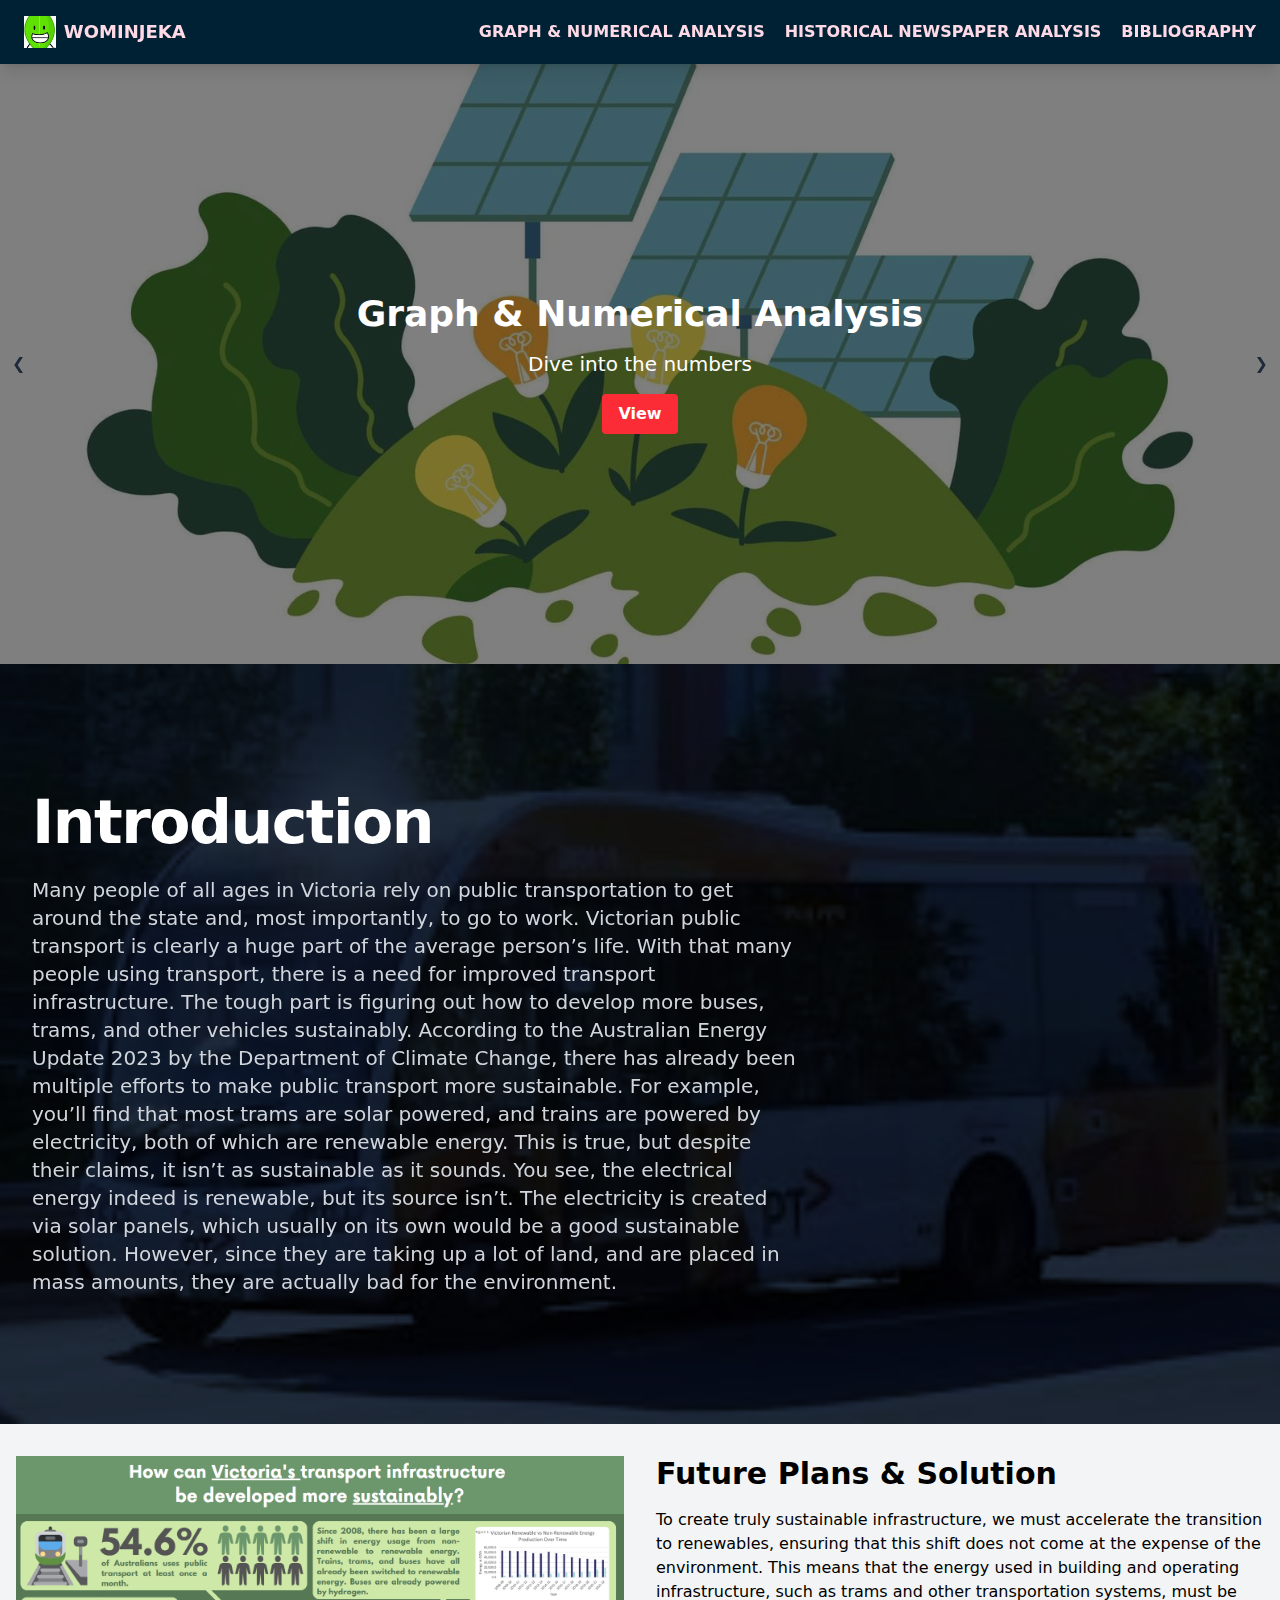
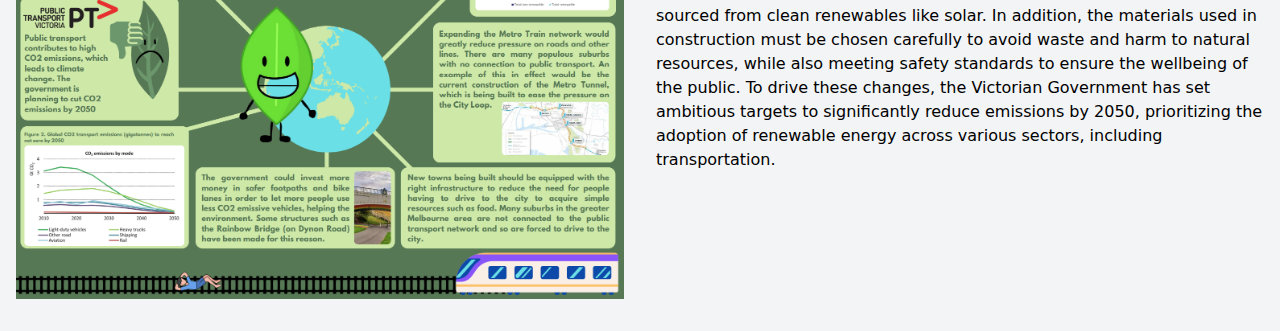
<file: index.html>
<!DOCTYPE html>
<html lang="en">
    <head>
        <meta charset="UTF-8">
        <meta name="viewport" content="width=device-width, initial-scale=1.0">
        <meta name="author" content="Aaron Chen" />
        <title>WOMINJEKA</title>
        <link rel="stylesheet" href="style.css">
        <link rel="icon" href="img/logo.png" type="image/x-icon" />
    </head>
    <body>
        <!-- NAV START -->
        <nav class="bg-cool-400 shadow-lg sticky top-0 z-50">
            <div class="max-w-7xl mx-auto px-4">
            <div class="flex justify-between">
                <div class="flex space-x-7">
                <!-- Logo -->
                <a href="index.html" class="flex items-center py-4 px-2">
                    <img src="img/logo.png" alt="Logo" class="h-8 mr-2" />
                    <span class="font-semibold text-cool-100 text-lg"
                    >WOMINJEKA</span
                    >
                </a>
                </div>
                <!-- Primary Navbar items -->
                <div class="hidden md:flex items-center space-x-1">
                <!--<a href="/" class="py-4 px-2 text-slate-100 font-semibold">HOME</a>-->
                <a href="graph.html" class="py-4 px-2 text-cool-100 font-semibold"
                    >GRAPH & NUMERICAL ANALYSIS</a
                >
                <a href="Historical_Source.html" class="py-4 px-2 text-cool-100 font-semibold"
                    >HISTORICAL NEWSPAPER ANALYSIS</a
                >
                <a
                    href="bibliography.html"
                    class="py-4 px-2 text-cool-100 font-semibold"
                    >BIBLIOGRAPHY</a
                >
                </div>
                <!-- Mobile menu button -->
                <div class="md:hidden flex items-center">
                <button class="outline-none mobile-menu-button">
                    <svg
                    class="w-6 h-6 text-slate-100 hover:text-slate-900"
                    x-show="!showMenu"
                    fill="none"
                    stroke-linecap="round"
                    stroke-linejoin="round"
                    stroke-width="2"
                    viewBox="0 0 24 24"
                    stroke="currentColor"
                    >
                    <path d="M4 6h16M4 12h16m-7 6h7"></path>
                    </svg>
                </button>
                </div>
            </div>
            </div>
            <!-- Mobile menu -->
            <div class="hidden mobile-menu">
            <ul>
                <li class="active">
                <a
                    href="/"
                    class="block text-sm px-2 py-4 text-slate-100 hover:bg-gray-600 font-semibold"
                    >HOME</a
                >
                </li>
                <li>
                <a
                    href="graph.html"
                    class="block text-sm px-2 py-4 text-slate-100 hover:bg-gray-600 font-semibold"
                    >GRAPH & NUMERICAL ANALYSIS</a
                >
                </li>
                <li>
                <a
                    href="Historical_Source.html"
                    class="block text-sm px-2 py-4 text-slate-100 hover:bg-gray-600 font-semibold"
                    >HISTORICAL NEWSPAPER ANALYSIS</a
                >
                </li>
                <li>
                <a
                    href="bibliography.html"
                    class="block text-sm px-2 py-4 text-slate-100 hover:bg-gray-600 font-semibold"
                    >Bibliography</a
                >
                </li>
            </ul>
            </div>
        </nav>
        <!-- NAV END-->
        
        <!-- Carousel Container -->
        <div class="carousel relative bg-white shadow-lg overflow-hidden w-full">
            <!-- Carousel Inner -->
            <div class="carousel-inner relative flex w-auto transition-transform duration-500 ease-in-out">
                <!-- Slides -->
                <!-- Slide 1 -->
                <div class="carousel-item min-h-[600px] flex justify-center items-center w-full flex-shrink-0 relative">
                    <!-- Background Image -->
                    <img class="block w-full h-full object-cover absolute top-0 left-0" src="img/renewable_1.jpg" alt="Slide 1" />
                
                    <!-- Dark Overlay (to darken the background) -->
                    <div class="absolute inset-0 bg-black opacity-50"></div>
                
                    <!-- Content (text and button) -->
                    <div class="z-10 flex flex-col justify-center items-center text-center text-white p-4">
                        <h2 class="text-4xl font-bold mb-4">Graph & Numerical Analysis</h2>
                        <p class="text-xl animate-bounce mb-4">
                            Dive into the numbers
                        </p>
                        <a class="bg-red-500 hover:bg-red-700 text-white font-bold py-2 px-4 rounded" href="graph.html">View</a>
                    </div>
                </div>
                
                <!-- Slide 2 -->
                <div class="carousel-item min-h-[600px] flex justify-center items-center w-full flex-shrink-0 relative">
                    <img class="block w-full h-full object-cover absolute top-0 left-0" src="img/train_1.jpg" alt="Aztec Painting" />
                    <div class="z-10 flex flex-col justify-center items-center text-center text-white p-4">
                        <h2 class="text-4xl font-bold animate-pulse mb-4">Historical Newspaper Analysis</h2>
                        <p class="text-xl animate-bounce mb-4">
                            Dive into detailed primary source analysis.
                        </p>
                        <a class="bg-red-500 hover:bg-red-700 text-white font-bold py-2 px-4 rounded" href="Historical_Source.html">View</a>
                    </div>
                </div>
                <!-- Slide 3 -->
                <div class="carousel-item min-h-[600px] flex justify-center items-center w-full flex-shrink-0 relative">
                    <img class="block w-full h-full object-cover absolute top-0 left-0" src="img/train_line.jpg" alt="Map of Tenochtitlan" />
                    <div class="absolute inset-0 bg-black opacity-50"></div>
                    <div class="z-10 flex flex-col justify-center items-center text-center text-white p-4">
                        <h2 class="text-4xl font-bold mb-4">Bibliography</h2>
                        <p class="text-xl animate-bounce mb-4">
                            Our sources in AP7 Style referencing
                        </p>
                        <a class="bg-red-500 hover:bg-red-700 text-white font-bold py-2 px-4 rounded" href="bibliography.html">Learn more</a>
                    </div>
                </div>
            </div>
            <!-- Controls -->
            <button class="carousel-control-prev absolute top-0 bottom-0 left-0 p-3 cursor-pointer bg-transparent hover:bg-gray-200 text-gray-800 hover:text-gray-600">
                &#10094;
            </button>
            <button class="carousel-control-next absolute top-0 bottom-0 right-0 p-3 cursor-pointer bg-transparent hover:bg-gray-200 text-gray-800 hover:text-gray-600">
                &#10095;
            </button>
        </div>
        <!-- Carousel Container end-->


        <!-- Add Image banner content start -->
        <div class="relative bg-gray-800">
        <div class="absolute inset-0">
          <img
            alt="Automotive background image"
            class="w-full h-full object-cover"
            height="1080"
            src="img/bus_1.jpg"
            width="1920"
          />
          <div
            aria-hidden="true"
            class="absolute inset-0 bg-gray-800 mix-blend-multiply"
          ></div>
        </div>
        <div
          class="relative max-w-7xl mx-auto py-24 px-4 sm:py-32 sm:px-6 lg:px-8"
        >
          <h1
            class="text-4xl font-extrabold tracking-tight text-white sm:text-5xl lg:text-6xl"
          >
            Introduction
          </h1>
          <p class="mt-6 text-xl text-gray-300 max-w-3xl">
            Many people of all ages in Victoria rely on public transportation to get around the state and, most importantly, to go to work. Victorian public transport is clearly a huge part of the average person’s life. With that many people using transport, there is a need for improved transport infrastructure. The tough part is figuring out how to develop more buses, trams, and other vehicles sustainably. 
            According to the Australian Energy Update 2023 by the Department of Climate Change, there has already been multiple efforts to make public transport more sustainable. For example, you’ll find that most trams are solar powered, and trains are powered by electricity, both of which are renewable energy. This is true, but despite their claims, it isn’t as sustainable as it sounds. You see, the electrical energy indeed is renewable, but its source isn’t. The electricity is created via solar panels, which usually on its own would be a good sustainable solution. However, since they are taking up a lot of land, and are placed in mass amounts, they are actually bad for the environment.
            
          </p>
        </div>
        </div>
        <!-- Add image banner content end -->


        <!-- Image and Text Start-->
        <section class="text-black bg-gray-100 py-8">
            <div class="container mx-auto px-4">
              <div class="flex flex-wrap -mx-4">
                <div class="w-full lg:w-1/2 px-4 mb-8 lg:mb-0 order-last lg:order-first">
                  <img class="w-full h-auto" src="img/poster_1.png" alt="">
                </div>
                <div class="w-full lg:w-1/2 px-4 mb-8 lg:mb-0 order-first lg:order-last">
                  <h2 class="text-3xl font-bold mb-4">Future Plans & Solution</h2>
                  <p>To create truly sustainable infrastructure, we must accelerate the transition to renewables, ensuring that this shift does not come at the expense of the environment. This means that the energy used in building and operating infrastructure, such as trams and other transportation systems, must be sourced from clean renewables like solar. In addition, the materials used in construction must be chosen carefully to avoid waste and harm to natural resources, while also meeting safety standards to ensure the wellbeing of the public. To drive these changes, the Victorian Government has set ambitious targets to significantly reduce emissions by 2050, prioritizing the adoption of renewable energy across various sectors, including transportation.
                  </p>
                </div>
              </div>
            </div>
        </section>
        <!-- Image and Text end -->
        <script src="hum.js"></script>
    </body>
    </html>
</file>
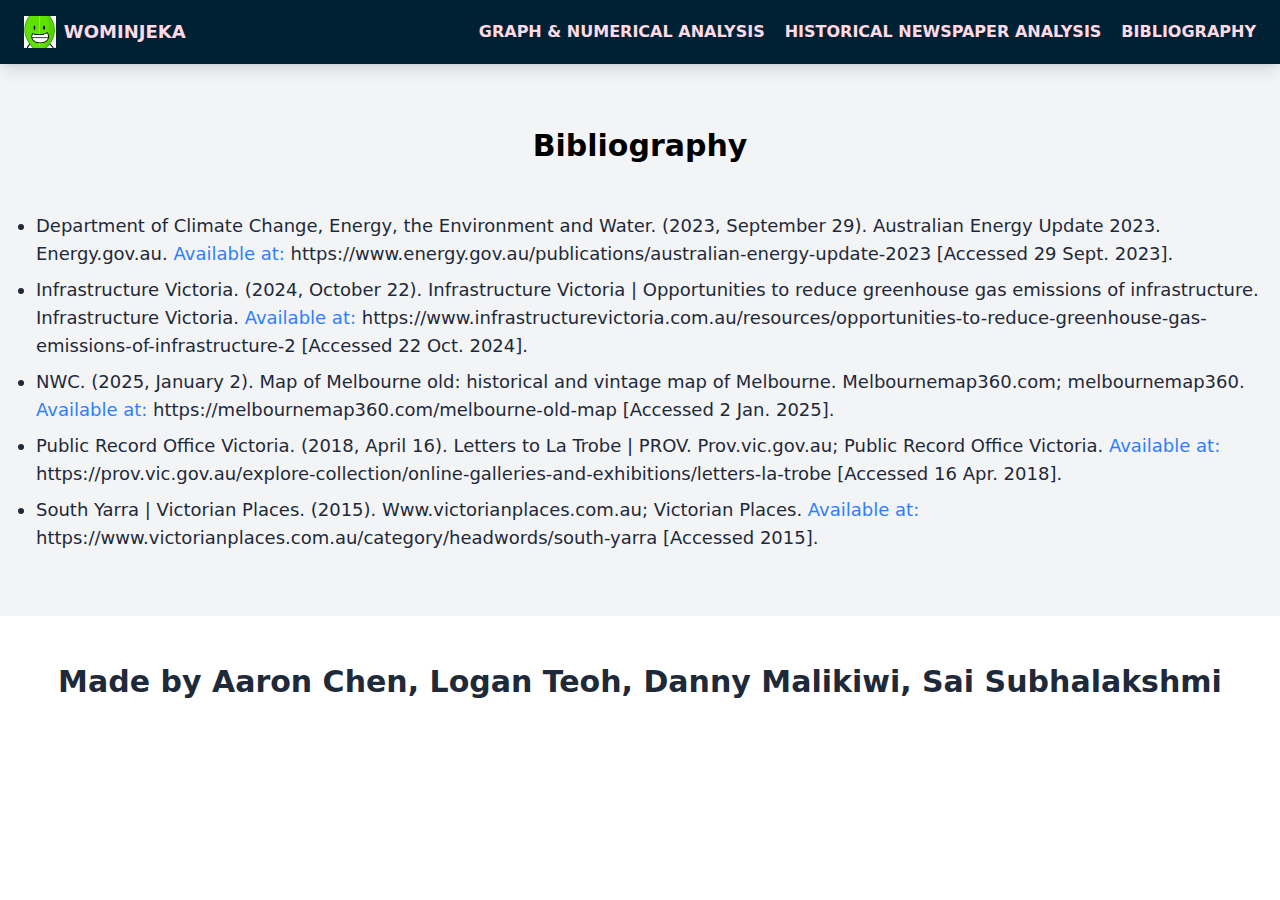
<file: bibliography.html>
<!DOCTYPE html>
<html lang="en">
    <head>
        <meta charset="UTF-8">
        <meta name="viewport" content="width=device-width, initial-scale=1.0">
        <meta name="author" content="Aaron Chen" />
        <title>WOMINJEKA</title>
        <link rel="stylesheet" href="style.css">
        <link rel="icon" href="img/logo.png" type="image/x-icon" />
    </head>
    <body>
        <!-- NAV START -->
        <nav class="bg-cool-400 shadow-lg sticky top-0 z-50">
            <div class="max-w-7xl mx-auto px-4">
            <div class="flex justify-between">
                <div class="flex space-x-7">
                <!-- Logo -->
                <a href="index.html" class="flex items-center py-4 px-2">
                    <img src="img/logo.png" alt="Logo" class="h-8 mr-2" />
                    <span class="font-semibold text-cool-100 text-lg"
                    >WOMINJEKA</span
                    >
                </a>
                </div>
                <!-- Primary Navbar items -->
                <div class="hidden md:flex items-center space-x-1">
                <!--<a href="/" class="py-4 px-2 text-slate-100 font-semibold">HOME</a>-->
                <a href="graph.html" class="py-4 px-2 text-cool-100 font-semibold"
                    >GRAPH & NUMERICAL ANALYSIS</a
                >
                <a href="Historical_Source.html" class="py-4 px-2 text-cool-100 font-semibold"
                    >HISTORICAL NEWSPAPER ANALYSIS</a
                >
                <a
                    href="bibliography.html"
                    class="py-4 px-2 text-cool-100 font-semibold"
                    >BIBLIOGRAPHY</a
                >
                </div>
                <!-- Mobile menu button -->
                <div class="md:hidden flex items-center">
                <button class="outline-none mobile-menu-button">
                    <svg
                    class="w-6 h-6 text-slate-100 hover:text-slate-900"
                    x-show="!showMenu"
                    fill="none"
                    stroke-linecap="round"
                    stroke-linejoin="round"
                    stroke-width="2"
                    viewBox="0 0 24 24"
                    stroke="currentColor"
                    >
                    <path d="M4 6h16M4 12h16m-7 6h7"></path>
                    </svg>
                </button>
                </div>
            </div>
            </div>
            <!-- Mobile menu -->
            <div class="hidden mobile-menu">
            <ul>
                <li class="active">
                <a
                    href="/"
                    class="block text-sm px-2 py-4 text-slate-100 hover:bg-gray-600 font-semibold"
                    >HOME</a
                >
                </li>
                <li>
                <a
                    href="graph.html"
                    class="block text-sm px-2 py-4 text-slate-100 hover:bg-gray-600 font-semibold"
                    >GRAPH & NUMERICAL ANALYSIS</a
                >
                </li>
                <li>
                <a
                    href="Historical_Source.html"
                    class="block text-sm px-2 py-4 text-slate-100 hover:bg-gray-600 font-semibold"
                    >HISTORICAL NEWSPAPER ANALYSIS</a
                >
                </li>
                <li>
                <a
                    href="bibliography.html"
                    class="block text-sm px-2 py-4 text-slate-100 hover:bg-gray-600 font-semibold"
                    >Bibliography</a
                >
                </li>
            </ul>
            </div>
        </nav>
        <!-- NAV END-->
        
        <!-- BIB START-->
        <div class="bg-gray-100 py-16">
            <div class="max-w-7xl mx-auto px-4">
                <h1 class="text-3xl font-bold text-center mb-12">Bibliography</h1>
                <ul class="list-disc pl-5 space-y-2 text-lg text-gray-800">
                    <li>Department of Climate Change, Energy, the Environment and Water. (2023, September 29). Australian Energy Update 2023. Energy.gov.au. <a class="text-blue-500" href="https://www.energy.gov.au/publications/australian-energy-update-2023">Available at:</a> https://www.energy.gov.au/publications/australian-energy-update-2023 [Accessed 29 Sept. 2023].</li>
                    <li>Infrastructure Victoria. (2024, October 22). Infrastructure Victoria | Opportunities to reduce greenhouse gas emissions of infrastructure. Infrastructure Victoria. <a class="text-blue-500" href="https://www.infrastructurevictoria.com.au/resources/opportunities-to-reduce-greenhouse-gas-emissions-of-infrastructure-2">Available at:</a> https://www.infrastructurevictoria.com.au/resources/opportunities-to-reduce-greenhouse-gas-emissions-of-infrastructure-2 [Accessed 22 Oct. 2024].</li>
                    <li>NWC. (2025, January 2). Map of Melbourne old: historical and vintage map of Melbourne. Melbournemap360.com; melbournemap360. <a class="text-blue-500" href="https://melbournemap360.com/melbourne-old-map">Available at:</a> https://melbournemap360.com/melbourne-old-map [Accessed 2 Jan. 2025].</li>
                    <li>Public Record Office Victoria. (2018, April 16). Letters to La Trobe | PROV. Prov.vic.gov.au; Public Record Office Victoria. <a class="text-blue-500" href="https://prov.vic.gov.au/explore-collection/online-galleries-and-exhibitions/letters-la-trobe">Available at:</a> https://prov.vic.gov.au/explore-collection/online-galleries-and-exhibitions/letters-la-trobe [Accessed 16 Apr. 2018].</li>
                    <li>South Yarra | Victorian Places. (2015). Www.victorianplaces.com.au; Victorian Places. <a class="text-blue-500" href="https://www.victorianplaces.com.au/category/headwords/south-yarra">Available at:</a> https://www.victorianplaces.com.au/category/headwords/south-yarra [Accessed 2015].</li>
                </ul>
                
            </div>
        </div> 
        <!-- BIB END-->

        <!-- Added section introduction text component start here-->
        <section class="container mx-auto px-6 py-12 text-center">
            <h2 class="text-3xl font-bold text-gray-800">Made by Aaron Chen, Logan Teoh, Danny Malikiwi, Sai Subhalakshmi</h2>
            <p class="mt-4 text-gray-600">
            </p>
        </section>
        <!-- Added section feature text component stop here-->

        <script src="hum.js"></script>
    </body>
    </html>
</file>
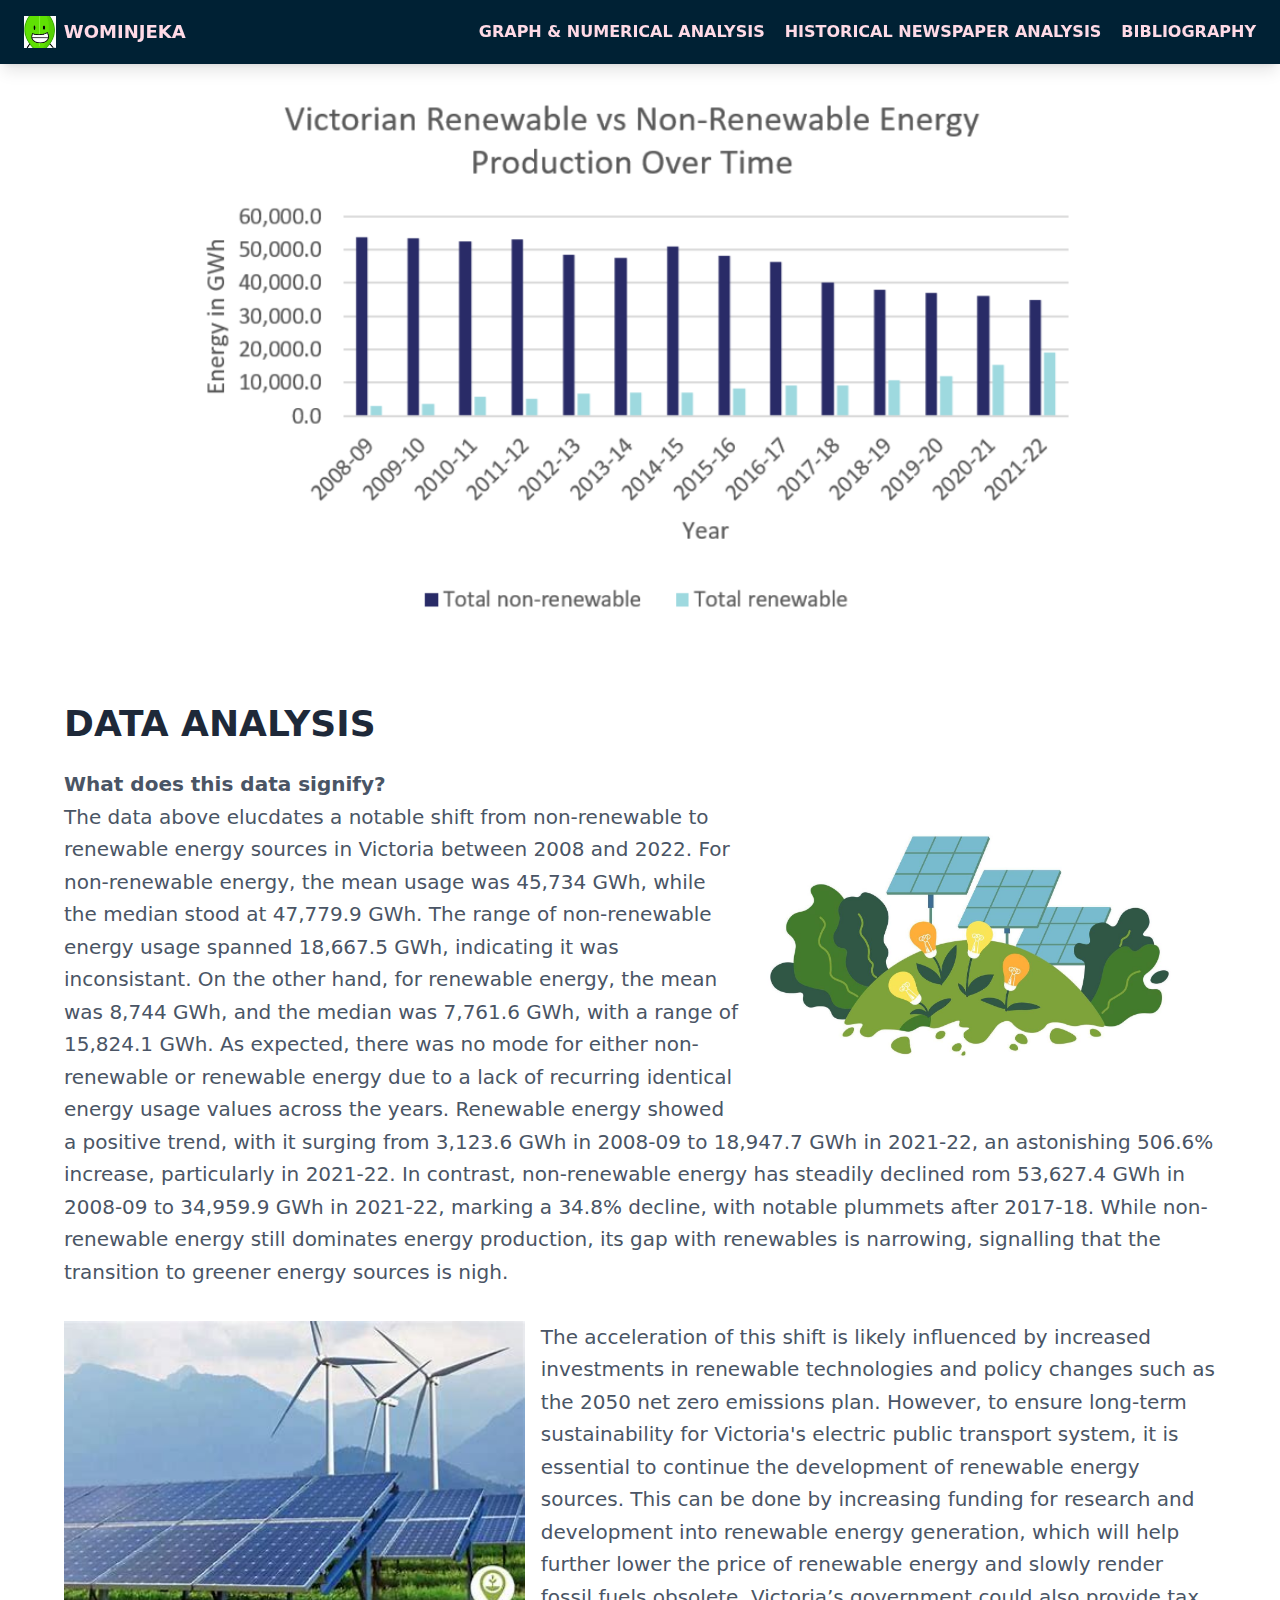
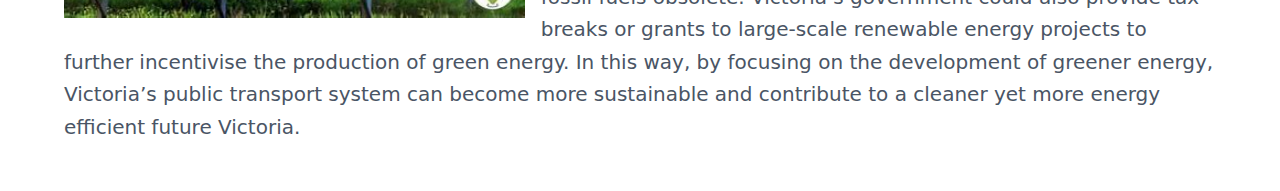
<file: graph.html>
<!DOCTYPE html>
<html lang="en">
    <head>
        <meta charset="UTF-8">
        <meta name="viewport" content="width=device-width, initial-scale=1.0">
        <meta name="author" content="Aaron Chen" />
        <title>WOMINJEKA</title>
        <link rel="stylesheet" href="style.css">
        <link rel="icon" href="img/logo.png" type="image/x-icon" />
    </head>
    <body>
        <!-- NAV START -->
        <nav class="bg-cool-400 shadow-lg sticky top-0 z-50">
            <div class="max-w-7xl mx-auto px-4">
            <div class="flex justify-between">
                <div class="flex space-x-7">
                <!-- Logo -->
                <a href="index.html" class="flex items-center py-4 px-2">
                    <img src="img/logo.png" alt="Logo" class="h-8 mr-2" />
                    <span class="font-semibold text-cool-100 text-lg"
                    >WOMINJEKA</span
                    >
                </a>
                </div>
                <!-- Primary Navbar items -->
                <div class="hidden md:flex items-center space-x-1">
                <!--<a href="/" class="py-4 px-2 text-slate-100 font-semibold">HOME</a>-->
                <a href="graph.html" class="py-4 px-2 text-cool-100 font-semibold"
                    >GRAPH & NUMERICAL ANALYSIS</a
                >
                <a href="Historical_Source.html" class="py-4 px-2 text-cool-100 font-semibold"
                    >HISTORICAL NEWSPAPER ANALYSIS</a
                >
                <a
                    href="bibliography.html"
                    class="py-4 px-2 text-cool-100 font-semibold"
                    >BIBLIOGRAPHY</a
                >
                </div>
                <!-- Mobile menu button -->
                <div class="md:hidden flex items-center">
                <button class="outline-none mobile-menu-button">
                    <svg
                    class="w-6 h-6 text-slate-100 hover:text-slate-900"
                    x-show="!showMenu"
                    fill="none"
                    stroke-linecap="round"
                    stroke-linejoin="round"
                    stroke-width="2"
                    viewBox="0 0 24 24"
                    stroke="currentColor"
                    >
                    <path d="M4 6h16M4 12h16m-7 6h7"></path>
                    </svg>
                </button>
                </div>
            </div>
            </div>
            <!-- Mobile menu -->
            <div class="hidden mobile-menu">
            <ul>
                <li class="active">
                <a
                    href="/"
                    class="block text-sm px-2 py-4 text-slate-100 hover:bg-gray-600 font-semibold"
                    >HOME</a
                >
                </li>
                <li>
                <a
                    href="graph.html"
                    class="block text-sm px-2 py-4 text-slate-100 hover:bg-gray-600 font-semibold"
                    >GRAPH & NUMERICAL ANALYSIS</a
                >
                </li>
                <li>
                <a
                    href="Historical_Source.html"
                    class="block text-sm px-2 py-4 text-slate-100 hover:bg-gray-600 font-semibold"
                    >HISTORICAL NEWSPAPER ANALYSIS</a
                >
                </li>
                <li>
                <a
                    href="bibliography.html"
                    class="block text-sm px-2 py-4 text-slate-100 hover:bg-gray-600 font-semibold"
                    >Bibliography</a
                >
                </li>
            </ul>
            </div>
        </nav>
        <!-- NAV END-->
        
        <!-- Add Image banner content start -->
        <section style="width:75%;" class="w-[80%] mx-auto px-10 py-9">
          <div class="relative bg-gray-800">
              <img
              alt="Timeilne"
              class="w-full h-full object-cover"
              height="1080"
              src="img/graph.png"
              width="1920"
              />
          </div>
        </section>
        <!-- Add image banner content end -->

        <!-- Introduction Text Section Start -->
        <section class="bg-white px-6 py-12 md:px-12">
            <div class="max-w-6xl mx-auto">
                <h2 class="text-3xl md:text-4xl font-bold text-gray-800 mb-6">DATA ANALYSIS</h2>
                <p class="text-gray-600 text-lg md:text-xl leading-relaxed">
                    <strong>What does this data signify?</strong><br>
                    <img class="float-right w-2/5 mr-4 mb-4" src="img/renewable_1.jpg" alt="">
                    The data above elucdates a notable shift from non-renewable to renewable energy sources in Victoria between 2008 and 2022. For non-renewable energy, the mean usage was 45,734 GWh, while the median stood at 47,779.9 GWh. The range of non-renewable energy usage spanned 18,667.5 GWh, indicating it was inconsistant. On the other hand, for renewable energy, the mean was 8,744 GWh, and the median was 7,761.6 GWh, with a range of 15,824.1 GWh. As expected, there was no mode for either non-renewable or renewable energy due to a lack of recurring identical energy usage values across the years. Renewable energy showed a positive trend, with it surging from 3,123.6 GWh in 2008-09 to 18,947.7 GWh in 2021-22, an astonishing 506.6% increase, particularly in 2021-22. In contrast, non-renewable energy has steadily declined rom 53,627.4 GWh in 2008-09 to 34,959.9 GWh in 2021-22, marking a 34.8% decline, with notable plummets after 2017-18. While non-renewable energy still dominates energy production, its gap with renewables is narrowing, signalling that the transition to greener energy sources is nigh.                    <br><br>
                </p>
                
                <!-- Text and image layout section -->
                <div class="relative">
                    <img class="float-left w-2/5 mr-4 mb-4" src="img/renewable_2.jpg" alt="">
                    <p class="text-gray-600 text-lg md:text-xl leading-relaxed">
                        The acceleration of this shift is likely influenced by increased investments in renewable technologies and policy changes such as the 2050 net zero emissions plan. However, to ensure long-term sustainability for Victoria's electric public transport system, it is essential to continue the development of renewable energy sources. This can be done by increasing funding for research and development into renewable energy generation, which will help further lower the price of renewable energy and slowly render fossil fuels obsolete. Victoria’s government could also provide tax breaks or grants to large-scale renewable energy projects to further incentivise the production of green energy. In this way, by focusing on the development of greener energy, Victoria’s public transport system can become more sustainable and contribute to a cleaner yet more energy efficient future Victoria.
                    </p>
                </div>
            </div>
        </section>
        
        <!-- Introduction Text Section End -->

        <script src="hum.js"></script>
    </body>
    </html>
</file>
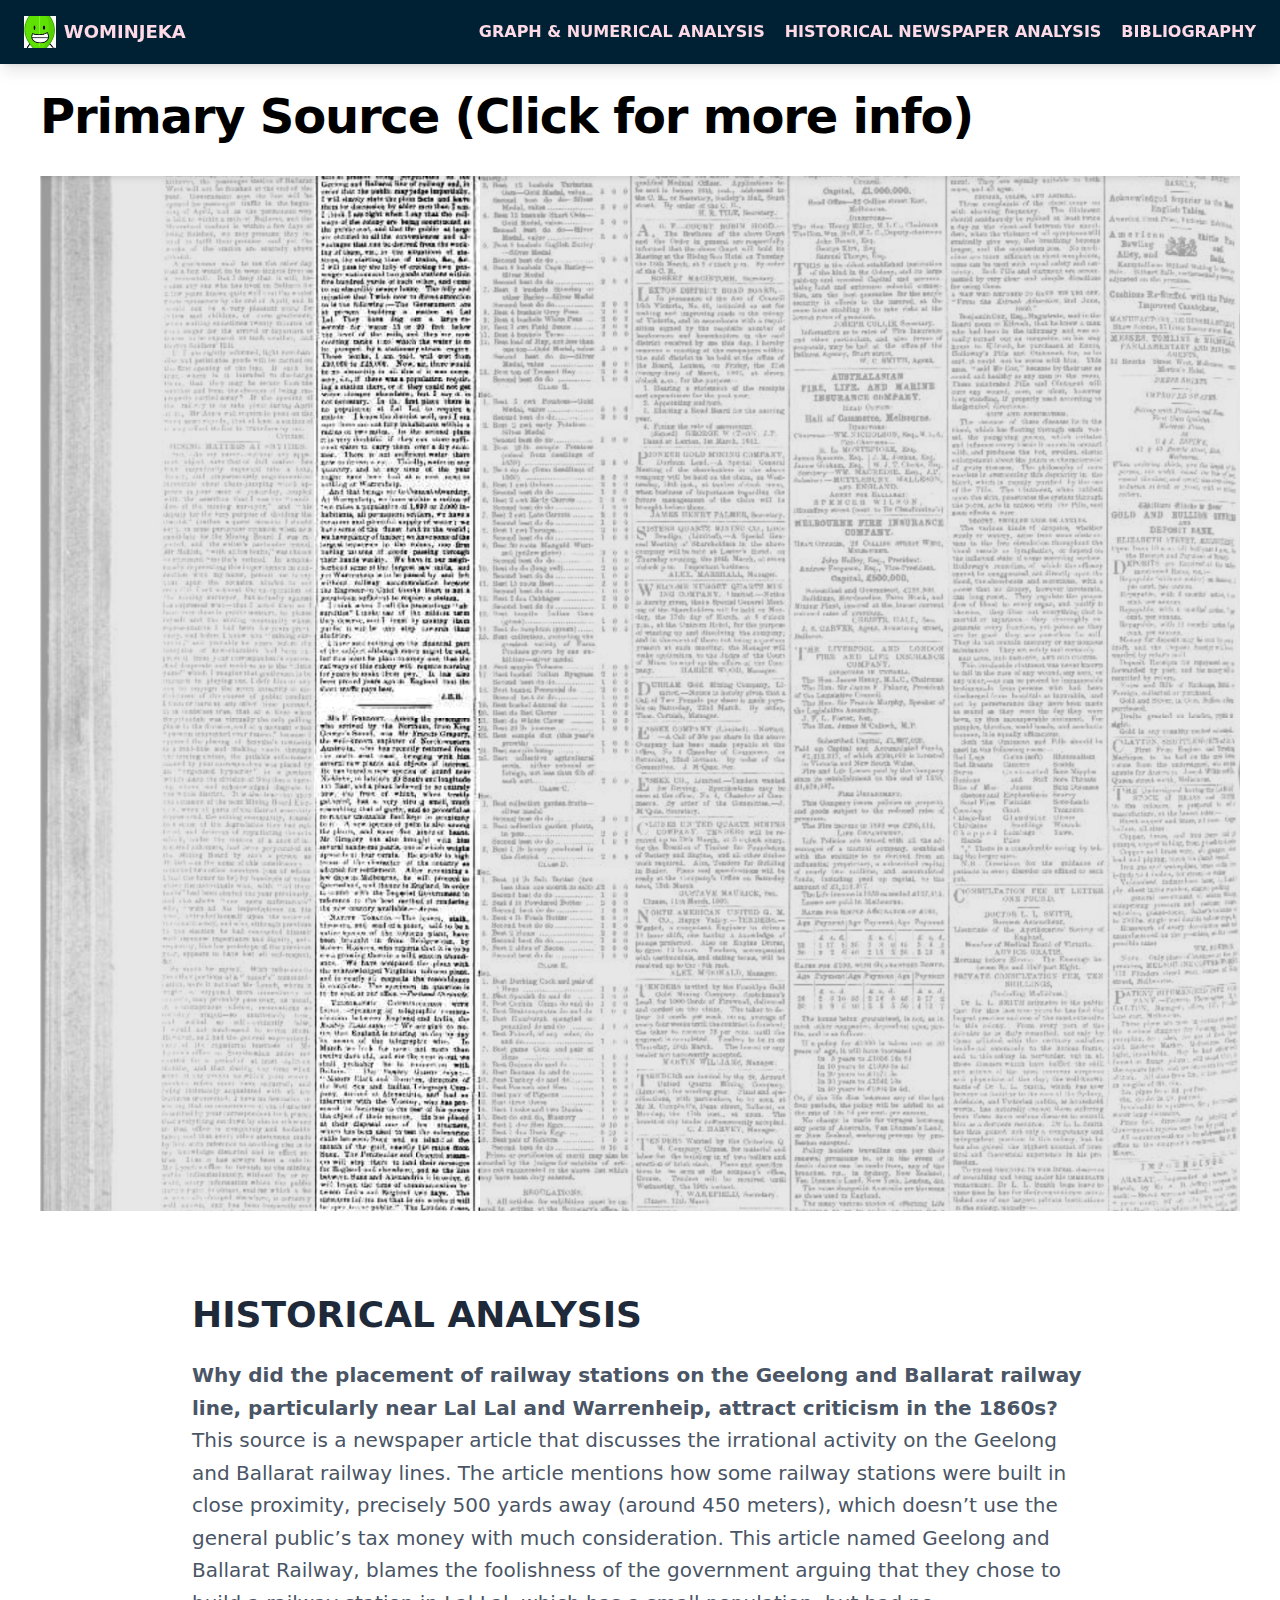
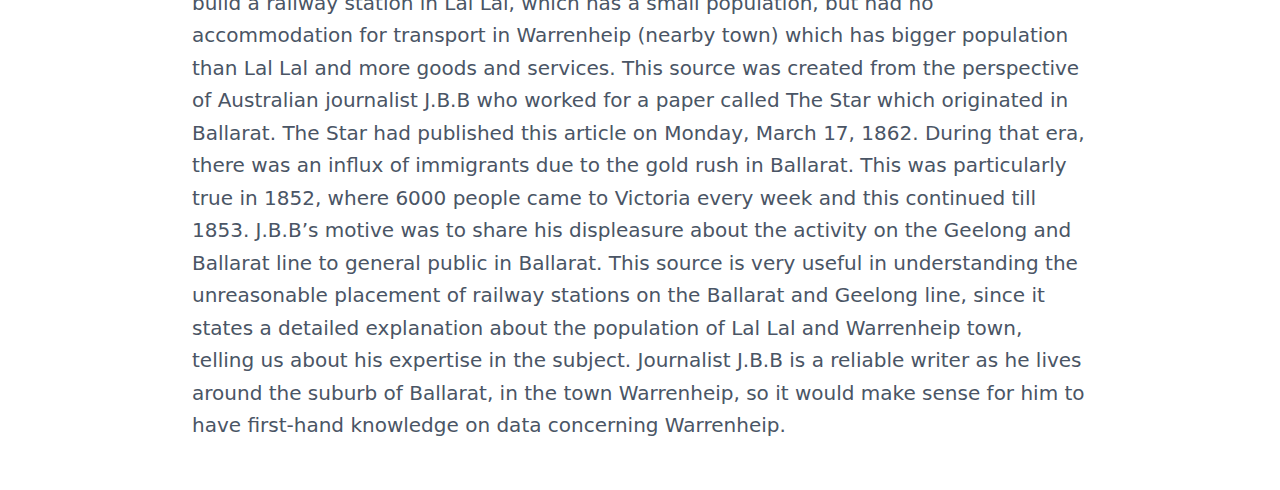
<file: Historical_Source.html>
<!DOCTYPE html>
<html lang="en">
    <head>
        <meta charset="UTF-8">
        <meta name="viewport" content="width=device-width, initial-scale=1.0">
        <meta name="author" content="Aaron Chen" />
        <title>WOMINJEKA</title>
        <link rel="stylesheet" href="style.css">
        <link rel="icon" href="img/logo.png" type="image/x-icon" />
    </head>
    <body>
        <!-- NAV START -->
        <nav class="bg-cool-400 shadow-lg sticky top-0 z-50">
            <div class="max-w-7xl mx-auto px-4">
            <div class="flex justify-between">
                <div class="flex space-x-7">
                <!-- Logo -->
                <a href="index.html" class="flex items-center py-4 px-2">
                    <img src="img/logo.png" alt="Logo" class="h-8 mr-2" />
                    <span class="font-semibold text-cool-100 text-lg"
                    >WOMINJEKA</span
                    >
                </a>
                </div>
                <!-- Primary Navbar items -->
                <div class="hidden md:flex items-center space-x-1">
                <!--<a href="/" class="py-4 px-2 text-slate-100 font-semibold">HOME</a>-->
                <a href="graph.html" class="py-4 px-2 text-cool-100 font-semibold"
                    >GRAPH & NUMERICAL ANALYSIS</a
                >
                <a href="Historical_Source.html" class="py-4 px-2 text-cool-100 font-semibold"
                    >HISTORICAL NEWSPAPER ANALYSIS</a
                >
                <a
                    href="bibliography.html"
                    class="py-4 px-2 text-cool-100 font-semibold"
                    >BIBLIOGRAPHY</a
                >
                </div>
                <!-- Mobile menu button -->
                <div class="md:hidden flex items-center">
                <button class="outline-none mobile-menu-button">
                    <svg
                    class="w-6 h-6 text-slate-100 hover:text-slate-900"
                    x-show="!showMenu"
                    fill="none"
                    stroke-linecap="round"
                    stroke-linejoin="round"
                    stroke-width="2"
                    viewBox="0 0 24 24"
                    stroke="currentColor"
                    >
                    <path d="M4 6h16M4 12h16m-7 6h7"></path>
                    </svg>
                </button>
                </div>
            </div>
            </div>
            <!-- Mobile menu -->
            <div class="hidden mobile-menu">
            <ul>
                <li class="active">
                <a
                    href="/"
                    class="block text-sm px-2 py-4 text-slate-100 hover:bg-gray-600 font-semibold"
                    >HOME</a
                >
                </li>
                <li>
                <a
                    href="graph.html"
                    class="block text-sm px-2 py-4 text-slate-100 hover:bg-gray-600 font-semibold"
                    >GRAPH & NUMERICAL ANALYSIS</a
                >
                </li>
                <li>
                <a
                    href="Historical_Source.html"
                    class="block text-sm px-2 py-4 text-slate-100 hover:bg-gray-600 font-semibold"
                    >HISTORICAL NEWSPAPER ANALYSIS</a
                >
                </li>
                <li>
                <a
                    href="bibliography.html"
                    class="block text-sm px-2 py-4 text-slate-100 hover:bg-gray-600 font-semibold"
                    >Bibliography</a
                >
                </li>
            </ul>
            </div>
        </nav>
        <!-- NAV END-->
        
        <!-- Add Image banner content start -->
        <div class="mx-auto px-10 pt-7">
            <h1
            class="text-4xl font-bold tracking-tight text-black sm:text-5xl lg:text-5xl"
            >
            Primary Source (Click for more info)
            </h1>
        </div>
        <section class="mx-auto px-10 py-9">
            <div class="relative bg-gray-800">
                <a href="https://trove.nla.gov.au/newspaper/article/66332154">
                    <img
                    alt="Newspaper"
                    class="w-full h-full object-cover"
                    height="1080"
                    src="img/newspaper.png"
                    width="1920"
                    />
                </a>
            </div>
        </section>
        <!-- Add image banner content end -->

        <!-- Introduction Text Section Start -->
        <section class="bg-white px-6 py-12 md:px-12">
            <div class="max-w-4xl mx-auto">
                <h2 class="text-3xl md:text-4xl font-bold text-gray-800 mb-6">HISTORICAL ANALYSIS</h2>
                <p class="text-gray-600 text-lg md:text-xl leading-relaxed">
                    <strong>Why did the placement of railway stations on the Geelong and Ballarat railway line, particularly near Lal Lal and Warrenheip, attract criticism in the 1860s?</strong><br>
                    This source is a newspaper article that discusses the irrational activity on the Geelong and Ballarat railway lines. The article mentions how some railway stations were built in close proximity, precisely 500 yards away (around 450 meters), which doesn’t use  the general public’s tax money with much consideration. This article named Geelong and Ballarat Railway, blames the foolishness of the government arguing that they chose to build a railway station in Lal Lal, which has a small population, but had no accommodation for transport in Warrenheip (nearby town) which has bigger population than Lal Lal and more goods and services. This source was created from the perspective of Australian journalist J.B.B who worked for a paper called The Star which originated in Ballarat. The Star had published this article on Monday, March 17, 1862. During that era, there was an influx of immigrants due to the gold rush in Ballarat. This was particularly true in 1852, where 6000 people came to Victoria every week and this continued till 1853. J.B.B’s motive was to share his displeasure about the activity on the Geelong and Ballarat line to general public in Ballarat. This source is very useful in understanding the unreasonable placement of railway stations on the Ballarat and Geelong line, since it states a detailed explanation about the population of Lal Lal and Warrenheip town, telling us about his expertise in the subject. Journalist J.B.B is a reliable writer as he lives around the suburb of Ballarat, in the town Warrenheip, so it would make sense for him to have first-hand knowledge on data concerning Warrenheip.                </p>
            </div>
        </section>
        <!-- Introduction Text Section End -->

        <script src="hum.js"></script>
    </body>
    </html>
</file>
